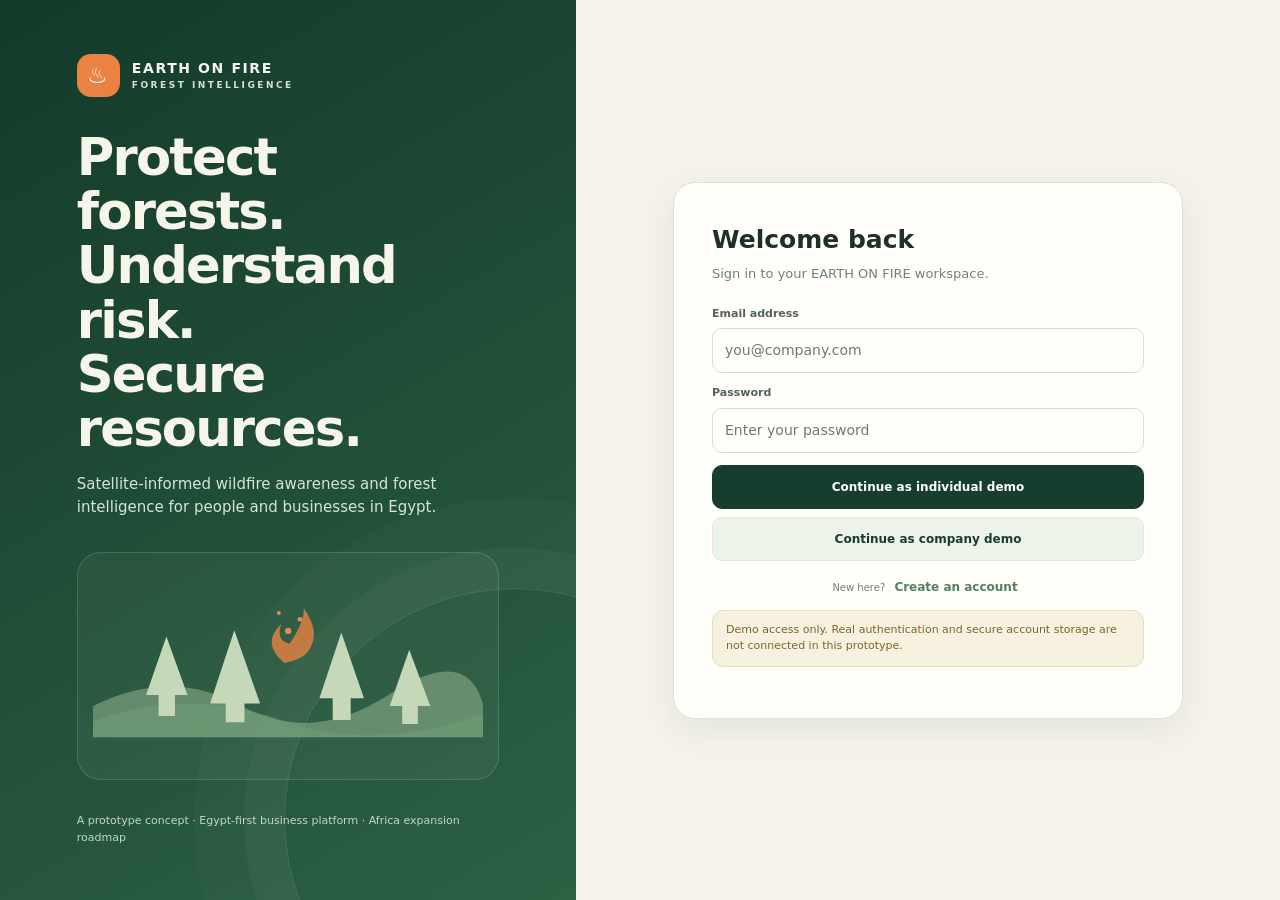
<file: reference/original_web_mvp.html>
<!DOCTYPE html>
<html lang="en">
<head>
<meta charset="UTF-8">
<meta name="viewport" content="width=device-width, initial-scale=1.0">
<title>EARTH ON FIRE | Forest Intelligence</title>
<style>
:root{
 --forest:#173d2e;--forest2:#24563d;--leaf:#4f8060;--sage:#dce9dc;--sage2:#edf3e9;
 --cream:#f5f3e9;--paper:#fffef9;--sand:#e8dfc9;--ink:#1e3027;--muted:#718176;
 --line:#dce4d8;--orange:#e98243;--red:#c95842;--yellow:#d6a94f;--blue:#6e9fbd;
 --shadow:0 12px 34px rgba(32,60,42,.08)
}
*{box-sizing:border-box}body{margin:0;background:var(--cream);color:var(--ink);font:14px/1.5 Inter,ui-sans-serif,system-ui,-apple-system,Segoe UI,Arial,sans-serif}
button,input,select,textarea{font:inherit}button{cursor:pointer}
.hidden{display:none!important}
button:focus-visible,input:focus-visible,select:focus-visible{outline:3px solid #a9c9ae;outline-offset:2px}
.auth{min-height:100vh;display:grid;grid-template-columns:minmax(300px,.9fr) minmax(400px,1.1fr);background:var(--cream)}
.auth-side{background:linear-gradient(150deg,#143a2a,#2c6144);color:#f5f5e9;padding:54px clamp(25px,6vw,85px);display:flex;flex-direction:column;justify-content:space-between;position:relative;overflow:hidden}
.auth-side:after{content:"";position:absolute;width:460px;height:460px;border:1px solid #ffffff22;border-radius:50%;right:-170px;bottom:-150px;box-shadow:0 0 0 40px #ffffff08,0 0 0 90px #ffffff05}
.brand{display:flex;align-items:center;gap:12px;font-weight:850;letter-spacing:1.6px}
.brand-mark{width:43px;height:43px;border-radius:14px;background:var(--orange);color:#fff;display:grid;place-items:center;font-size:23px}
.brand small{display:block;font-size:9px;letter-spacing:2.5px;color:#d4e2d5;font-weight:600}
.auth-copy{max-width:500px;position:relative;z-index:1}
.auth-copy h1{font-size:clamp(34px,4vw,55px);line-height:1.06;letter-spacing:-1.8px;margin:0 0 18px}
.auth-copy p{color:#d6e5d7;font-size:15px;max-width:440px}
.auth-art{margin-top:34px;border:1px solid #ffffff26;border-radius:24px;background:#ffffff0b;padding:15px}
.auth-art svg{width:100%;height:190px}
.auth-foot{font-size:11px;color:#c5d7c7;position:relative;z-index:1}
.auth-main{display:flex;align-items:center;justify-content:center;padding:36px 24px}
.auth-box{width:min(100%,510px);background:var(--paper);border:1px solid var(--line);border-radius:22px;padding:clamp(22px,4vw,38px);box-shadow:var(--shadow)}
.auth-box h2{font-size:25px;margin:0 0 6px}.sub{color:var(--muted);margin:0 0 22px;font-size:13px}
.tabs{display:flex;gap:5px;padding:4px;background:var(--sage2);border-radius:12px;margin:20px 0}
.tabs button{flex:1;border:0;background:transparent;padding:10px;border-radius:9px;color:var(--muted);font-weight:700;font-size:12px}
.tabs button.active{background:#fff;color:var(--forest);box-shadow:0 2px 8px #173d2e12}
.field{display:grid;gap:6px;margin:12px 0}.field label{font-size:11px;font-weight:750;color:#526458}
.field input,.field select,.field textarea{width:100%;border:1px solid #d6dfd4;background:#fffefb;border-radius:10px;padding:11px 12px;color:var(--ink);min-width:0}
.field input[type=file]{font-size:11px;padding:9px}.field textarea{min-height:75px;resize:vertical}
.row2{display:grid;grid-template-columns:1fr 1fr;gap:10px}
.btn{border:1px solid var(--line);border-radius:10px;padding:10px 14px;background:#fff;color:var(--forest);font-weight:750;font-size:12px}
.btn:hover{filter:brightness(.97);border-color:#9eb9a2}.btn.primary{background:var(--forest);border-color:var(--forest);color:#fff}.btn.orange{background:var(--orange);border-color:var(--orange);color:#fff}.btn.soft{background:var(--sage2);border-color:var(--sage);color:var(--forest)}
.btn.full{width:100%;padding:12px}.linkbtn{border:0;background:transparent;color:var(--leaf);font-size:12px;font-weight:750}
.note{padding:11px 13px;border-radius:11px;background:#f7f1df;border:1px solid #e9dfbd;color:#80632d;font-size:11px;margin:13px 0}
.note.green{background:#edf5ed;border-color:#d4e5d4;color:#3d684b}
.app{min-height:100vh;display:grid;grid-template-columns:244px 1fr}
.sidebar{background:var(--forest);color:#f4f6ed;padding:22px 15px;display:flex;flex-direction:column;gap:24px}
.sidebar .brand{padding:0 8px;font-size:13px}.sidebar .brand-mark{width:36px;height:36px;border-radius:11px}
.nav-title{font-size:9px;letter-spacing:1.7px;color:#a9c0aa;padding:0 12px;margin:0 0 7px;text-transform:uppercase}
.nav{display:grid;gap:4px}.nav button{display:flex;align-items:center;gap:11px;width:100%;text-align:left;border:0;background:transparent;color:#d5e2d4;padding:11px 12px;border-radius:10px;font-size:12px}
.nav button:hover,.nav button.active{background:#ffffff17;color:#fff}.nav button.active{box-shadow:inset 3px 0 var(--orange)}
.nav .ic{width:18px;text-align:center;font-size:16px}
.side-bottom{margin-top:auto;border:1px solid #ffffff25;background:#ffffff0c;border-radius:13px;padding:13px}
.side-bottom p{color:#c4d5c4;font-size:10px;margin:6px 0 11px}
.main{min-width:0;padding:22px clamp(15px,2.6vw,34px) 42px}
.topbar{display:flex;justify-content:space-between;align-items:center;gap:12px;margin-bottom:25px}
.crumb{font-size:11px;color:var(--muted)}.topright{display:flex;align-items:center;gap:10px}
.chip{font-size:10px;border-radius:30px;background:var(--sage2);color:var(--forest2);padding:7px 10px;border:1px solid var(--sage)}
.avatar{width:34px;height:34px;border-radius:50%;background:#d9e7d8;color:var(--forest);display:grid;place-items:center;font-weight:800}
.page{display:none}.page.active{display:block}
.head{display:flex;justify-content:space-between;align-items:flex-end;gap:12px;margin-bottom:18px}
h1{font-size:26px;line-height:1.2;margin:0 0 6px;letter-spacing:-.6px}h2{font-size:16px;margin:0}h3{font-size:13px;margin:0}
.muted{color:var(--muted)}.small{font-size:10px}.desc{font-size:12px;color:var(--muted);margin:4px 0 0}
.grid{display:grid;gap:13px}.stats{grid-template-columns:repeat(4,minmax(0,1fr));margin-bottom:14px}
.card{background:var(--paper);border:1px solid var(--line);border-radius:15px;padding:15px;box-shadow:var(--shadow);min-width:0}
.stat-label{display:flex;justify-content:space-between;color:var(--muted);font-size:10px}.stat-value{font-size:25px;font-weight:850;margin:8px 0 1px;color:var(--forest)}
.stat-foot{font-size:10px;color:var(--muted)}
.layout-main{grid-template-columns:minmax(0,1.5fr) minmax(270px,.82fr)}
.card-head{display:flex;justify-content:space-between;align-items:center;gap:10px;margin-bottom:12px}
.card-head p{font-size:10px;color:var(--muted);margin:3px 0 0}
.map{position:relative;min-height:330px;border-radius:12px;overflow:hidden;background-color:#e7eee2;background-image:linear-gradient(#d0ddce66 1px,transparent 1px),linear-gradient(90deg,#d0ddce66 1px,transparent 1px);background-size:34px 34px;border:1px solid #d3dfd1}
.map svg{width:100%;height:330px;display:block}
.map .land{fill:#9db99a;stroke:#6e9574;stroke-width:1.6}
.map .water{fill:#e5eee7}
.hotspot{cursor:pointer;stroke:#fff8e8;stroke-width:2;filter:drop-shadow(0 2px 3px #5a604b55)}
.hotspot:hover{stroke:#203e2b;stroke-width:3}
.map-controls{position:absolute;top:10px;left:10px;display:flex;gap:6px;flex-wrap:wrap}
.map-controls select,.map-controls button{background:#fffef5eF;border:1px solid #cddbc9;border-radius:8px;padding:7px 9px;font-size:10px;color:var(--forest);font-weight:700}
.map-stamp{position:absolute;bottom:9px;right:10px;background:#fffef0dd;border:1px solid #d6dfd2;border-radius:7px;padding:5px 8px;font-size:9px;color:#63766a}
.legend{display:flex;gap:12px;flex-wrap:wrap;font-size:10px;color:var(--muted);margin-top:9px}
.dot{display:inline-block;width:9px;height:9px;border-radius:50%;margin-right:5px}
.weather-grid{display:grid;grid-template-columns:1fr 1fr;gap:8px;margin:13px 0}
.weather{background:var(--sage2);border:1px solid var(--sage);border-radius:11px;padding:11px}
.weather small{font-size:9px;color:var(--muted)}.weather strong{display:block;font-size:19px;color:var(--forest);margin-top:3px}
.warning{border:1px solid #efd4a9;background:#fbf3e4;color:#815627;border-radius:12px;padding:12px;margin-top:13px}
.warning strong{font-size:12px}.warning p{font-size:10px;margin:4px 0 0}
.safe{border:1px solid #d4e4d2;background:#eff6ec;border-radius:12px;padding:12px;margin-top:9px}
.safe strong{font-size:11px;color:#356347}.safe p{font-size:10px;color:#607567;margin:4px 0 0}
.badge{display:inline-block;border-radius:20px;padding:4px 8px;font-size:9px;font-weight:800;background:#e6efe4;color:#42694a}
.badge.orange{background:#fff0df;color:#a65c27}.badge.red{background:#f9e6df;color:#a44634}.badge.yellow{background:#f7f0d9;color:#876a2c}.badge.blue{background:#e7f0f5;color:#4e7890}
.section{display:flex;justify-content:space-between;align-items:center;margin:22px 0 11px}
.tablewrap{overflow:auto}table{border-collapse:collapse;width:100%;min-width:560px}th,td{text-align:left;padding:10px 8px;border-bottom:1px solid var(--line);font-size:10px}th{font-size:9px;color:var(--muted);letter-spacing:.5px}td{color:#34483b}
.calendar{display:grid;grid-template-columns:repeat(7,minmax(0,1fr));gap:6px}
.dayname{text-align:center;color:var(--muted);font-size:9px;padding:4px}
.day{min-height:57px;border-radius:9px;border:1px solid #e0e5d8;background:#f2f4eb;display:flex;flex-direction:column;align-items:center;justify-content:center;gap:4px;font-size:10px;color:#45594a;cursor:pointer}
.day:hover,.day.selected{outline:2px solid var(--forest);outline-offset:1px}
.day.l1{background:#e5eddf}.day.l2{background:#d6dfbf}.day.l3{background:#edce8f}.day.l4{background:#e99a61;color:#fff}.day.l5{background:#c95f45;color:#fff}
.day.blank{background:transparent;border-color:transparent;cursor:default}
.day em{font-size:8px;font-style:normal;opacity:.85}
.sensor-grid{grid-template-columns:1fr 1fr}
.sensor{border:1px solid var(--line);border-radius:12px;padding:14px;background:#fbfcf7}
.sensor.modis{border-top:4px solid var(--orange)}.sensor.viirs{border-top:4px solid var(--blue)}
.sensor .big{font-size:25px;font-weight:850;margin:8px 0 2px}
.comparebar{height:9px;border-radius:10px;background:#e7ece2;overflow:hidden;margin:8px 0}.comparebar span{display:block;height:100%;border-radius:10px}
.profile-list{display:grid;gap:0}.profile-list div{display:flex;justify-content:space-between;gap:10px;padding:9px 0;border-bottom:1px solid var(--line);font-size:10px}
.formgrid{display:grid;grid-template-columns:1fr 1fr;gap:0 12px}
.cat-grid{display:grid;grid-template-columns:repeat(3,1fr);gap:8px;margin:8px 0}
.cat{display:flex;gap:7px;align-items:center;border:1px solid var(--line);background:#fffefb;padding:9px;border-radius:9px;font-size:10px}
.cat input{accent-color:var(--forest)}
.plan-grid{grid-template-columns:repeat(3,1fr)}
.plan{position:relative}.plan.featured{border:2px solid var(--leaf)}.price{font-size:24px;font-weight:850;color:var(--forest);margin:10px 0 2px}
.plan ul{padding-left:17px;font-size:10px;color:var(--muted);line-height:2.1}
.toast{position:fixed;right:20px;bottom:20px;background:var(--forest);color:white;border-radius:10px;padding:12px 15px;font-size:11px;box-shadow:var(--shadow);display:none;z-index:20}
.modalbg{position:fixed;inset:0;background:#10231977;display:none;align-items:center;justify-content:center;padding:18px;z-index:15}.modalbg.show{display:flex}.modal{background:var(--paper);border-radius:17px;padding:20px;max-width:460px;width:100%;box-shadow:var(--shadow)}
.modal p{font-size:11px;color:var(--muted)}.modal-actions{display:flex;justify-content:flex-end;gap:8px;margin-top:14px}
footer{text-align:center;color:#8a998b;font-size:9px;margin-top:24px}
@media(max-width:1000px){.app{grid-template-columns:1fr}.sidebar{padding:12px;gap:12px}.sidebar .brand{display:none}.nav{display:flex;overflow:auto}.nav-title,.side-bottom{display:none}.nav button{white-space:nowrap;width:auto}.main{padding:17px}.layout-main{grid-template-columns:1fr}}
@media(max-width:650px){.auth{grid-template-columns:1fr}.auth-side{padding:25px;min-height:330px}.auth-copy h1{font-size:34px}.auth-art{display:none}.auth-foot{margin-top:24px}.stats{grid-template-columns:1fr 1fr}.head{align-items:flex-start;flex-direction:column}.row2,.formgrid,.sensor-grid,.plan-grid{grid-template-columns:1fr}.cat-grid{grid-template-columns:1fr 1fr}.day{min-height:43px}.topbar{align-items:flex-start}}
</style>
</head>
<body>

<!-- AUTHENTICATION / ACCOUNT TYPE -->
<section id="auth" class="auth">
 <div class="auth-side">
  <div class="brand"><div class="brand-mark">♨</div><div>EARTH ON FIRE<small>FOREST INTELLIGENCE</small></div></div>
  <div class="auth-copy">
   <h1>Protect forests.<br>Understand risk.<br>Secure resources.</h1>
   <p>Satellite-informed wildfire awareness and forest intelligence for people and businesses in Egypt.</p>
   <div class="auth-art">
    <svg viewBox="0 0 500 190" aria-label="Stylized sustainable forest illustration">
     <path d="M0 150 Q100 100 190 150 T380 135 T500 150 V190 H0Z" fill="#a8c69e" opacity=".45"/>
     <path d="M0 170 Q120 125 240 168 T500 160 V190 H0Z" fill="#6f9c75" opacity=".65"/>
     <g fill="#c5d8b7"><path d="M68 136l26-75 27 75h-16v27H84v-27z"/><path d="M150 147l31-94 33 94h-20v24h-24v-24z"/><path d="M290 140l28-84 29 84h-17v28h-23v-28z"/><path d="M380 150l25-72 27 72h-16v23h-20v-23z"/></g>
     <g fill="#e98b50"><circle cx="250" cy="54" r="4"/><circle cx="265" cy="39" r="3"/><circle cx="238" cy="31" r="2.5"/></g>
     <path d="M245 95q-30-25-4-50q-7 22 11 25q19-28 18-45q23 32 5 56q-8 10-30 14z" fill="#e98243" opacity=".8"/>
    </svg>
   </div>
  </div>
  <div class="auth-foot">A prototype concept · Egypt-first business platform · Africa expansion roadmap</div>
 </div>
 <div class="auth-main">
  <div class="auth-box">
   <div id="loginPanel">
    <h2>Welcome back</h2><p class="sub">Sign in to your EARTH ON FIRE workspace.</p>
    <div class="field"><label>Email address</label><input id="loginEmail" type="email" placeholder="you@company.com"></div>
    <div class="field"><label>Password</label><input id="loginPassword" type="password" placeholder="Enter your password"></div>
    <button class="btn primary full" onclick="demoLogin('individual')">Continue as individual demo</button>
    <button class="btn soft full" style="margin-top:8px" onclick="demoLogin('company')">Continue as company demo</button>
    <p class="small muted" style="text-align:center;margin:16px 0 0">New here? <button class="linkbtn" onclick="showRegister()">Create an account</button></p>
    <div class="note">Demo access only. Real authentication and secure account storage are not connected in this prototype.</div>
   </div>
   <div id="registerPanel" class="hidden">
    <h2>Create your account</h2><p class="sub">Choose how you want to use EARTH ON FIRE.</p>
    <div class="tabs"><button id="tabIndividual" class="active" onclick="setAccountType('individual')">Individual</button><button id="tabCompany" onclick="setAccountType('company')">Company / Institution</button></div>
    <div id="individualForm">
     <div class="field"><label>Full name</label><input id="indName" placeholder="Your full name"></div>
     <div class="field"><label>Email</label><input id="indEmail" type="email" placeholder="name@email.com"></div>
     <div class="field"><label>Password</label><input id="indPass" type="password" placeholder="Create a password"></div>
     <div class="field"><label>City in Egypt</label><input id="indCity" placeholder="e.g. Cairo"></div>
     <button class="btn primary full" onclick="createIndividual()">Create individual account</button>
     <p class="small muted" style="text-align:center">Individuals get the public safety dashboard for free.</p>
    </div>
    <div id="companyForm" class="hidden">
     <div class="note">Company accounts are currently for Egypt-registered businesses. African expansion is planned for a later phase.</div>
     <div class="formgrid">
      <div class="field"><label>Legal company name *</label><input id="coName" placeholder="Registered name"></div>
      <div class="field"><label>Contact person *</label><input id="coContact" placeholder="Full name"></div>
      <div class="field"><label>Business email *</label><input id="coEmail" type="email" placeholder="name@company.com"></div>
      <div class="field"><label>Phone *</label><input id="coPhone" placeholder="+20"></div>
      <div class="field"><label>Governorate *</label><input id="coGov" placeholder="e.g. Damietta"></div>
      <div class="field"><label>Website (optional)</label><input id="coWeb" placeholder="https://"></div>
     </div>
     <div class="field"><label>Business categories — choose all that apply *</label>
      <div class="cat-grid">
       <label class="cat"><input type="checkbox" name="cat" value="Furniture"> Furniture</label>
       <label class="cat"><input type="checkbox" name="cat" value="Timber / Wood"> Timber / Wood</label>
       <label class="cat"><input type="checkbox" name="cat" value="Wood export"> Wood export</label>
       <label class="cat"><input type="checkbox" name="cat" value="Charcoal"> Charcoal</label>
       <label class="cat"><input type="checkbox" name="cat" value="Forestry"> Forestry</label>
       <label class="cat"><input type="checkbox" name="cat" value="Other"> Other</label>
      </div>
      <input id="coOther" placeholder="If Other, describe your business" style="margin-top:5px">
     </div>
     <div class="field"><label>Where do you source / operate? *</label><input id="coAreas" placeholder="e.g. Ghana, Cameroon, Côte d’Ivoire"></div>
     <div class="field"><label>Commercial register *</label><input id="coReg" type="file" accept=".pdf,.png,.jpg,.jpeg"></div>
     <div class="field"><label>Tax card *</label><input id="coTax" type="file" accept=".pdf,.png,.jpg,.jpeg"></div>
     <div class="field"><label>Company activity / additional details</label><textarea id="coDetails" placeholder="Tell us about your operations and the forest areas you want to monitor."></textarea></div>
     <button class="btn primary full" onclick="submitCompany()">Submit company for verification</button>
     <p class="small muted">Documents are requested for verification. This demo does not upload or securely store files.</p>
    </div>
    <p class="small muted" style="text-align:center;margin:14px 0 0">Already registered? <button class="linkbtn" onclick="showLogin()">Sign in</button></p>
   </div>
   <div id="pendingPanel" class="hidden">
    <div style="font-size:35px">🕊️</div><h2>Application submitted</h2>
    <p class="sub">Your company profile is now marked as pending verification in this demo.</p>
    <div class="note green"><b>Status: Pending review</b><br>A real service would verify the commercial register, tax card, company identity and submitted business information before activating paid access.</div>
    <button class="btn primary full" onclick="demoLogin('company')">Preview company dashboard</button>
    <button class="linkbtn" style="width:100%;margin-top:10px" onclick="showLogin()">Back to sign in</button>
   </div>
  </div>
 </div>
</section>

<!-- MAIN APP -->
<section id="app" class="app hidden">
 <aside class="sidebar">
  <div class="brand"><div class="brand-mark">♨</div><div>EARTH ON FIRE<small>FOREST INTELLIGENCE</small></div></div>
  <div><div class="nav-title">Workspace</div><nav class="nav" id="navigation"></nav></div>
  <div class="side-bottom"><b id="sideName">Demo account</b><p id="sideType">Individual access</p><button class="btn" style="width:100%;font-size:10px" onclick="logout()">Sign out</button></div>
 </aside>
 <main class="main">
  <div class="topbar"><div class="crumb">Workspace / <span id="crumb">Overview</span></div><div class="topright"><span class="chip" id="accountChip">INDIVIDUAL · FREE</span><div class="avatar" id="avatar">U</div></div></div>

  <!-- INDIVIDUAL DASHBOARD -->
  <section class="page active" id="individualHome">
   <div class="head"><div><h1>Your local safety view</h1><p class="desc">Check environmental conditions and nearby fire observations.</p></div><span class="badge">Public safety view</span></div>
   <div class="grid layout-main">
    <div class="card">
     <div class="card-head"><div><h2>Forest & hotspot map</h2><p>Choose a country or select a sample marker.</p></div><span class="badge">Africa overview</span></div>
     <div class="map" id="userMap"></div>
     <div class="legend"><span><i class="dot" style="background:#c95f45"></i>High-risk area</span><span><i class="dot" style="background:#e6a45e"></i>Watch area</span><span><i class="dot" style="background:#75a77b"></i>Lower-risk area</span><span><i class="dot" style="background:#6e9fbd"></i>Satellite observation</span></div>
    </div>
    <div class="card">
     <div class="card-head"><div><h2>Local conditions</h2><p id="userLocationLabel">Selected demo area · Ghana</p></div><span class="badge yellow">Sample weather</span></div>
     <div class="weather-grid">
      <div class="weather"><small>Temperature</small><strong id="uTemp">32°C</strong></div>
      <div class="weather"><small>Humidity</small><strong id="uHum">38%</strong></div>
      <div class="weather"><small>Rainfall</small><strong id="uRain">0 mm</strong></div>
      <div class="weather"><small>Wind</small><strong id="uWind">18 km/h</strong></div>
     </div>
     <div class="warning"><strong>⚠ Nearby risk notice</strong><p id="userWarning">A sample high-risk zone is shown in this area. This is not a live emergency alert.</p></div>
     <div class="safe"><strong>What should you do?</strong><p>Keep away from smoke and active fire areas. Do not cross fire lines. Follow local Civil Protection instructions and use official emergency channels.</p></div>
     <p class="small muted" style="margin:10px 0 0">Weather values are illustrative placeholders, not a live forecast.</p>
    </div>
   </div>
   <div class="section"><h2>Recent observations</h2><button class="btn soft" onclick="navigate('challenge')">Open NASA challenge view →</button></div>
   <div class="card tablewrap"><table><thead><tr><th>Observation</th><th>Sensor</th><th>Area</th><th>Confidence</th><th>Type</th></tr></thead><tbody id="userObservations"></tbody></table></div>
  </section>

  <!-- COMPANY DASHBOARD -->
  <section class="page" id="companyHome">
   <div class="head"><div><h1>Company intelligence dashboard</h1><p class="desc">Monitor forest exposure and operational risk around your sourcing footprint.</p></div><span class="badge" id="verificationBadge">VERIFIED DEMO</span></div>
   <div class="grid stats">
    <div class="card"><div class="stat-label">Monitored sourcing areas <span>⌖</span></div><div class="stat-value" id="cAreas">4</div><div class="stat-foot">Example locations across Africa</div></div>
    <div class="card"><div class="stat-label">High-risk zones <span>⚠</span></div><div class="stat-value">2</div><div class="stat-foot">Illustrative risk classification</div></div>
    <div class="card"><div class="stat-label">Thermal observations <span>♨</span></div><div class="stat-value">18</div><div class="stat-foot">Sample records only</div></div>
    <div class="card"><div class="stat-label">Supplier areas <span>▤</span></div><div class="stat-value" id="cSuppliers">3</div><div class="stat-foot">Registered in demo workspace</div></div>
   </div>
   <div class="grid layout-main">
    <div class="card"><div class="card-head"><div><h2>Operational heat map</h2><p>Explore risk around your sourcing areas.</p></div><span class="badge">Company view</span></div><div class="map" id="companyMap"></div>
     <div class="legend"><span><i class="dot" style="background:#c95f45"></i>High risk</span><span><i class="dot" style="background:#e6a45e"></i>Moderate</span><span><i class="dot" style="background:#75a77b"></i>Lower risk</span><span><i class="dot" style="background:#6e9fbd"></i>VIIRS / MODIS observation</span></div>
    </div>
    <div class="card"><div class="card-head"><div><h2>Selected area intelligence</h2><p id="companyAreaName">Ghana · Sourcing Zone A</p></div><span class="badge red" id="companyRiskBadge">Elevated</span></div>
     <div class="stat-label">Illustrative environmental risk indicator</div><div class="stat-value" id="companyRisk">72 / 100</div>
     <div class="comparebar"><span id="companyRiskBar" style="width:72%;background:var(--orange)"></span></div>
     <div class="profile-list">
      <div><span>Thermal activity</span><b id="cThermal">Elevated</b></div>
      <div><span>Fire radiative power</span><b id="cFrp">22.1 MW · sample</b></div>
      <div><span>Vegetation dryness</span><b id="cDry">High · sample</b></div>
      <div><span>Wind conditions</span><b id="cWind">Moderate · sample</b></div>
      <div><span>Data confidence</span><b>Not validated</b></div>
     </div>
     <div class="note">Risk indicator is a prototype placeholder, not a scientifically validated fire probability or prediction.</div>
    </div>
   </div>
   <div class="section"><h2>Business alerts</h2><button class="btn soft" onclick="navigate('suppliers')">Manage sourcing areas →</button></div>
   <div class="grid" style="grid-template-columns:repeat(3,1fr)">
    <div class="card"><span class="badge red">High priority</span><h3 style="margin-top:9px">Thermal activity detected</h3><p class="desc">Sample observation near a monitored supplier area.</p></div>
    <div class="card"><span class="badge yellow">Watch</span><h3 style="margin-top:9px">Dry vegetation conditions</h3><p class="desc">Review seasonal conditions and local prevention guidance.</p></div>
    <div class="card"><span class="badge blue">Supply chain</span><h3 style="margin-top:9px">Supplier review required</h3><p class="desc">Confirm sourcing coordinates and documentation.</p></div>
   </div>
  </section>

  <!-- NASA CHALLENGE SHARED -->
  <section class="page" id="challenge">
   <div class="head"><div><h1>NASA Challenge Explorer</h1><p class="desc">Explore the sample observations, activity calendar and sensor comparison.</p></div><span class="badge orange">MODIS + VIIRS</span></div>
   <div class="card">
    <div class="card-head"><div><h2>Hotspot explorer</h2><p>Click a marker to inspect a sample observation.</p></div><select id="challengeCountry" onchange="changeArea(this.value)"><option>All Africa</option><option>Ghana</option><option>Côte d’Ivoire</option><option>Cameroon</option></select></div>
    <div class="map" id="challengeMap"></div>
    <div class="legend"><span><i class="dot" style="background:#e98243"></i>MODIS observation</span><span><i class="dot" style="background:#6e9fbd"></i>VIIRS observation</span><span><i class="dot" style="background:#fff;border:1px solid #718176"></i>Example user location</span></div>
    <div class="note green" id="markerInfo">Explore the points. Click a marker to view its sample timestamp, source and illustrative details.</div>
   </div>
   <div class="grid layout-main" style="margin-top:14px">
    <div class="card"><div class="card-head"><div><h2>Burning activity calendar</h2><p>Illustrative daily activity levels · November 2026</p></div><div><button class="btn" onclick="changeMonth(-1)">←</button> <button class="btn" onclick="changeMonth(1)">→</button></div></div>
     <div class="calendar" id="calendar"></div><div class="legend"><span>Lower activity</span><i class="dot" style="background:#e5eddf"></i><i class="dot" style="background:#d6dfbf"></i><i class="dot" style="background:#edce8f"></i><i class="dot" style="background:#e99a61"></i><i class="dot" style="background:#c95f45"></i><span>Higher activity</span></div>
     <div class="note" id="calendarInfo">Select a day to inspect its sample activity level.</div>
    </div>
    <div class="card"><div class="card-head"><div><h2>Satellite comparison</h2><p>Same region · illustrative comparison</p></div><span class="badge">Sensor view</span></div>
     <div class="grid sensor-grid">
      <div class="sensor modis"><b>MODIS</b><div class="big">1 km</div><div class="small muted">Approximate nominal active-fire pixel size</div><div class="comparebar"><span style="width:62%;background:var(--orange)"></span></div><div class="small muted">Broader coverage · coarser detail</div></div>
      <div class="sensor viirs"><b>VIIRS</b><div class="big">375 m</div><div class="small muted">Approximate nominal active-fire pixel size</div><div class="comparebar"><span style="width:88%;background:var(--blue)"></span></div><div class="small muted">Finer detail · more spatial precision</div></div>
     </div>
     <p class="small muted" style="margin:12px 0 0">Sensor detections can differ because of resolution, overpass time, cloud cover and detection conditions. A detection is not automatically a confirmed wildfire.</p>
    </div>
   </div>
   <div class="section"><h2>Observation records</h2><select id="sensorFilter" onchange="renderObservations()"><option value="all">Both sensors</option><option value="MODIS">MODIS only</option><option value="VIIRS">VIIRS only</option></select></div>
   <div class="card tablewrap"><table><thead><tr><th>Sensor</th><th>Demo timestamp (UTC)</th><th>Latitude</th><th>Longitude</th><th>Confidence</th><th>FRP (MW)</th><th>Record</th></tr></thead><tbody id="obsTable"></tbody></table></div>
  </section>

  <!-- COMPANY SUPPLIERS -->
  <section class="page" id="suppliers">
   <div class="head"><div><h1>Suppliers & sourcing areas</h1><p class="desc">Keep supplier records, source regions and monitoring areas in one place.</p></div><button class="btn primary" onclick="openSupplierModal()">＋ Add supplier</button></div>
   <div class="card tablewrap"><div class="card-head"><div><h2>Supplier register</h2><p>Sample records — enter verified business information in the live system.</p></div><input id="supplierSearch" placeholder="Search..." oninput="filterSuppliers()" style="border:1px solid var(--line);padding:8px;border-radius:8px"></div>
    <table><thead><tr><th>Supplier / area</th><th>Country</th><th>Material</th><th>Risk exposure</th><th>Verification</th></tr></thead><tbody id="supplierRows">
     <tr><td>Forest Source A</td><td>Ghana</td><td>Hardwood</td><td><span class="badge red">Elevated</span></td><td>Unverified</td></tr>
     <tr><td>Timber Partner B</td><td>Côte d’Ivoire</td><td>Hardwood</td><td><span class="badge yellow">Moderate</span></td><td>Unverified</td></tr>
     <tr><td>Wood Supply C</td><td>Cameroon</td><td>Mixed timber</td><td><span class="badge red">Elevated</span></td><td>Unverified</td></tr>
    </tbody></table>
   </div>
   <div class="note">A supplier's location and legal source must be verified. Satellite imagery alone does not establish land ownership, harvesting rights or timber legality.</div>
  </section>

  <!-- COMPANY BILLING -->
  <section class="page" id="billing">
   <div class="head"><div><h1>Plans & payments</h1><p class="desc">B2B subscriptions for companies registered in Egypt.</p></div><span class="badge">Company only</span></div>
   <div class="note green"><b>7-day free trial:</b> starts after company verification and activation. Payment is not collected during the trial.</div>
   <div class="grid plan-grid">
    <div class="card plan"><span class="badge">STARTER</span><div class="price">Custom quote</div><p class="small muted">For one sourcing area</p><ul><li>One monitored sourcing area</li><li>Hotspot alerts</li><li>Monthly summary report</li></ul><button class="btn full" onclick="requestPlan('Starter')">Request plan</button></div>
    <div class="card plan featured"><span class="badge orange">RECOMMENDED</span><div class="price">Custom quote</div><p class="small muted">For growing manufacturers and importers</p><ul><li>Multiple sourcing areas</li><li>Detailed risk indicators</li><li>MODIS / VIIRS comparison</li><li>Supplier exposure dashboard</li></ul><button class="btn primary full" onclick="requestPlan('Professional')">Start 7-day trial</button></div>
    <div class="card plan"><span class="badge">ENTERPRISE</span><div class="price">Contact sales</div><p class="small muted">For multi-site organizations</p><ul><li>Custom monitoring coverage</li><li>Team access</li><li>API and tailored reporting</li></ul><button class="btn full" onclick="requestPlan('Enterprise')">Contact sales</button></div>
   </div>
   <div class="grid layout-main" style="margin-top:14px">
    <div class="card"><h2>Payment methods</h2><div class="profile-list">
     <div><span>Bank transfer against invoice</span><b>Available for pilot</b></div>
     <div><span>Electronic payment link</span><b>Gateway integration planned</b></div>
     <div><span>Recurring card payment</span><b>Later phase</b></div>
     <div><span>Annual subscription discount</span><b>To be finalized</b></div>
    </div><div class="note">The live product should confirm payment through a verified gateway webhook or an authorized finance-admin review — never from a screenshot uploaded by the customer.</div></div>
    <div class="card"><h2>Billing workflow</h2><div class="profile-list">
     <div><span>1. Company verification</span><b>Required</b></div>
     <div><span>2. 7-day trial</span><b>Free</b></div>
     <div><span>3. Select plan</span><b>Monthly / annual</b></div>
     <div><span>4. Invoice issued</span><b>EGP</b></div>
     <div><span>5. Payment confirmation</span><b>Activate subscription</b></div>
    </div></div>
   </div>
  </section>

  <!-- COMPANY PROFILE -->
  <section class="page" id="profile">
   <div class="head"><div><h1>Company profile & verification</h1><p class="desc">Manage company identity, business category and verification status.</p></div><span class="badge yellow" id="profileStatus">Demo verified</span></div>
   <div class="grid layout-main">
    <div class="card"><h2>Company information</h2><div class="profile-list" style="margin-top:10px">
     <div><span>Legal name</span><b id="profileName">Earth on Fire Demo Ltd.</b></div>
     <div><span>Country of registration</span><b>Egypt</b></div>
     <div><span>Business categories</span><b id="profileCats">Furniture · Timber</b></div>
     <div><span>Operating regions</span><b>Ghana · Cameroon</b></div>
     <div><span>Verification status</span><b id="profileVerify">Approved demo account</b></div>
    </div></div>
    <div class="card"><h2>Documents checklist</h2><div class="profile-list" style="margin-top:10px">
     <div><span>Commercial register</span><b><span class="badge green">Demo on file</span></b></div>
     <div><span>Tax card</span><b><span class="badge green">Demo on file</span></b></div>
     <div><span>Authorized contact</span><b><span class="badge green">Demo on file</span></b></div>
     <div><span>Supplier / sourcing details</span><b><span class="badge yellow">Review separately</span></b></div>
    </div><p class="small muted">The demo account uses fictional information. A production service needs encrypted document storage, access controls, retention rules and a human verification workflow.</p></div>
   </div>
  </section>

  <footer>EARTH ON FIRE · Interactive front-end prototype · Synthetic observations and weather values · Not an emergency-response service.</footer>
 </main>
</section>

<div class="modalbg" id="supplierModal"><div class="modal"><h2>Add supplier / sourcing area</h2><p>Demo only — this adds a row to the local prototype table.</p>
 <div class="field"><label>Supplier or area name</label><input id="sName" placeholder="Supplier name"></div>
 <div class="field"><label>Country</label><select id="sCountry"><option>Ghana</option><option>Côte d’Ivoire</option><option>Cameroon</option><option>Other African country</option></select></div>
 <div class="field"><label>Material category</label><select id="sMaterial"><option>Hardwood</option><option>Softwood</option><option>Charcoal</option><option>Mixed timber</option><option>Other</option></select></div>
 <div class="modal-actions"><button class="btn" onclick="closeSupplierModal()">Cancel</button><button class="btn primary" onclick="addSupplier()">Add supplier</button></div>
</div></div>
<div id="toast" class="toast"></div>

<script>
const obs=[
 {sensor:'MODIS',time:'2026-11-12 09:25',lat:'7.80',lon:'-1.24',conf:'High',frp:'18.4',country:'Ghana'},
 {sensor:'VIIRS',time:'2026-11-12 09:31',lat:'7.92',lon:'-1.18',conf:'High',frp:'22.1',country:'Ghana'},
 {sensor:'VIIRS',time:'2026-11-11 12:02',lat:'5.32',lon:'-4.01',conf:'Nominal',frp:'8.6',country:'Côte d’Ivoire'},
 {sensor:'MODIS',time:'2026-11-11 11:49',lat:'5.40',lon:'-3.92',conf:'Nominal',frp:'11.2',country:'Côte d’Ivoire'},
 {sensor:'VIIRS',time:'2026-11-10 09:18',lat:'4.10',lon:'9.70',conf:'High',frp:'14.7',country:'Cameroon'},
 {sensor:'VIIRS',time:'2026-11-09 12:50',lat:'3.90',lon:'10.20',conf:'Low',frp:'4.2',country:'Cameroon'},
 {sensor:'MODIS',time:'2026-11-08 13:12',lat:'8.40',lon:'-2.10',conf:'Nominal',frp:'9.3',country:'Ghana'},
 {sensor:'VIIRS',time:'2026-11-07 08:44',lat:'6.10',lon:'-5.40',conf:'High',frp:'16.1',country:'Côte d’Ivoire'},
 {sensor:'MODIS',time:'2026-11-06 10:20',lat:'2.40',lon:'11.80',conf:'High',frp:'19.8',country:'Cameroon'}
];
const areas={
 'Ghana':{risk:72,temp:32,hum:38,rain:0,wind:18,thermal:'Elevated',frp:'22.1 MW · sample',dry:'High · sample',windLabel:'Moderate · sample',desc:'Ghana · Sourcing Zone A'},
 'Côte d’Ivoire':{risk:54,temp:30,hum:52,rain:1.2,wind:12,thermal:'Moderate',frp:'11.2 MW · sample',dry:'Moderate · sample',windLabel:'Low · sample',desc:'Côte d’Ivoire · Sourcing Zone B'},
 'Cameroon':{risk:68,temp:31,hum:43,rain:0.4,wind:21,thermal:'Elevated',frp:'14.7 MW · sample',dry:'Moderate · sample',windLabel:'High · sample',desc:'Cameroon · Sourcing Zone C'}
};
let accountType='individual',currentType='individual',currentArea='Ghana',monthIndex=10,selectedDay=12,companyName='Earth on Fire Demo Ltd.',supplierCount=3;
const navConfig={
 individual:[['individualHome','⌖','My safety map'],['challenge','◉','NASA challenge']],
 company:[['companyHome','▦','Company overview'],['challenge','◉','NASA challenge'],['suppliers','▤','Suppliers & sourcing'],['billing','◇','Plans & payments'],['profile','♙','Company profile']]
};
function showLogin(){document.getElementById('loginPanel').classList.remove('hidden');document.getElementById('registerPanel').classList.add('hidden');document.getElementById('pendingPanel').classList.add('hidden')}
function showRegister(){document.getElementById('loginPanel').classList.add('hidden');document.getElementById('registerPanel').classList.remove('hidden');document.getElementById('pendingPanel').classList.add('hidden')}
function setAccountType(t){accountType=t;document.getElementById('tabIndividual').classList.toggle('active',t==='individual');document.getElementById('tabCompany').classList.toggle('active',t==='company');document.getElementById('individualForm').classList.toggle('hidden',t!=='individual');document.getElementById('companyForm').classList.toggle('hidden',t!=='company')}
function createIndividual(){const name=document.getElementById('indName').value.trim();if(!name){toast('Enter your name to continue');return}currentType='individual';document.getElementById('sideName').textContent=name;enterApp('individual')}
function submitCompany(){
 const required=['coName','coContact','coEmail','coPhone','coGov','coAreas'];
 if(required.some(id=>!document.getElementById(id).value.trim())){toast('Complete the required company details');return}
 if(!document.getElementById('coReg').files.length||!document.getElementById('coTax').files.length){toast('Attach the commercial register and tax card');return}
 const cats=[...document.querySelectorAll('input[name="cat"]:checked')].map(x=>x.value);if(!cats.length){toast('Choose at least one business category');return}
 if(cats.includes('Other')&&!document.getElementById('coOther').value.trim()){toast('Describe the Other business category');return}
 companyName=document.getElementById('coName').value.trim();document.getElementById('pendingPanel').classList.remove('hidden');document.getElementById('registerPanel').classList.add('hidden')
}
function demoLogin(type){currentType=type;document.getElementById('sideName').textContent=type==='company'?'Demo Egyptian Company':'Demo Individual';enterApp(type)}
function enterApp(type){
 currentType=type;document.getElementById('auth').classList.add('hidden');document.getElementById('app').classList.remove('hidden');
 document.getElementById('sideType').textContent=type==='company'?'Egyptian company · demo verified':'Individual · free access';
 document.getElementById('accountChip').textContent=type==='company'?'COMPANY · EGYPT':'INDIVIDUAL · FREE';
 document.getElementById('avatar').textContent=type==='company'?'CO':'U';
 buildNav();navigate(type==='company'?'companyHome':'individualHome');drawMap('userMap');drawMap('companyMap');drawMap('challengeMap');renderObservations();renderCalendar();updateArea('Ghana')
}
function logout(){document.getElementById('app').classList.add('hidden');document.getElementById('auth').classList.remove('hidden');showLogin()}
function buildNav(){const nav=document.getElementById('navigation');nav.innerHTML='';navConfig[currentType].forEach(([id,ic,label])=>{const b=document.createElement('button');b.dataset.page=id;b.innerHTML='<span class="ic">'+ic+'</span>'+label;b.onclick=()=>navigate(id);nav.appendChild(b)})}
const pageNames={individualHome:'My safety map',companyHome:'Company overview',challenge:'NASA challenge',suppliers:'Suppliers & sourcing',billing:'Plans & payments',profile:'Company profile'};
function navigate(id){document.querySelectorAll('.page').forEach(p=>p.classList.toggle('active',p.id===id));document.querySelectorAll('#navigation button').forEach(b=>b.classList.toggle('active',b.dataset.page===id));document.getElementById('crumb').textContent=pageNames[id]||id;window.scrollTo({top:0,behavior:'smooth'})}
function drawMap(id){
 const el=document.getElementById(id);if(!el)return;
 el.innerHTML=`<div class="map-controls"><select aria-label="Select monitored location" onchange="updateArea(this.value)"><option>Ghana</option><option>Côte d’Ivoire</option><option>Cameroon</option></select><button onclick="toast('Map location selector is a demo control')">⌖ Select location</button></div>
 <svg viewBox="0 0 700 350" role="img" aria-label="Stylized Africa map with illustrative risk zones">
 <path class="water" d="M0 0H700V350H0Z"/>
 <g transform="translate(105,8)">
 <path class="land" d="M235 24L285 30 323 48 348 78 390 88 407 119 391 151 370 174 359 208 338 240 315 286 288 320 265 288 247 252 229 224 211 191 190 169 175 136 163 106 175 75 194 53Z"/>
 <path d="M192 75L236 61 273 80 267 111 232 130 194 118Z" fill="#c4d1a4" stroke="#7b9b73"/>
 <path d="M236 130L268 119 286 145 270 165 240 160Z" fill="#e7c98b" stroke="#a68a53"/>
 <path d="M295 158L340 145 353 185 333 222 303 209Z" fill="#b8c99c" stroke="#81966d"/>
 <path d="M269 165L303 164 303 209 282 219 263 193Z" fill="#b7c9a3" stroke="#81966d"/>
 <path d="M230 185L266 198 290 235 274 263 247 231Z" fill="#9fbc98" stroke="#81966d" opacity=".8"/>
 <circle cx="244" cy="144" r="27" fill="#c95f45" opacity=".18"/><circle cx="244" cy="144" r="13" fill="#c95f45" opacity=".27"/>
 <circle class="hotspot" cx="244" cy="144" r="7" fill="#c95f45" onclick="selectMapPoint('Ghana','High','VIIRS','22.1')"/>
 <circle class="hotspot" cx="263" cy="151" r="6" fill="#e6a45e" onclick="selectMapPoint('Côte d’Ivoire','Moderate','MODIS','11.2')"/>
 <circle class="hotspot" cx="321" cy="184" r="8" fill="#c95f45" onclick="selectMapPoint('Cameroon','High','VIIRS','14.7')"/>
 <circle class="hotspot" cx="334" cy="197" r="5" fill="#e6a45e" onclick="selectMapPoint('Cameroon','Moderate','MODIS','8.6')"/>
 <circle class="hotspot" cx="215" cy="103" r="5" fill="#75a77b" onclick="selectMapPoint('Ghana','Low','MODIS','4.2')"/>
 <text x="220" y="133" fill="#314b38" font-size="10" font-weight="700">GH</text><text x="296" y="146" fill="#314b38" font-size="10" font-weight="700">CM</text>
 </g><text x="28" y="325" fill="#718176" font-size="10">Stylized Africa view · not for navigation or precise boundaries</text></svg>
 <div class="map-stamp">Heat colors are illustrative until live layers are connected</div>`;
}
function selectMapPoint(country,level,sensor,frp){updateArea(country);const msg=`${country} · ${level} sample activity · ${sensor} · FRP ${frp} MW`;const marker=document.getElementById('markerInfo');if(marker)marker.textContent=msg;toast(msg)}
function updateArea(country){
 currentArea=country;const d=areas[country]||areas.Ghana;
 ['userLocationLabel'].forEach(id=>{const x=document.getElementById(id);if(x)x.textContent='Selected demo area · '+country});
 const vals={uTemp:d.temp+'°C',uHum:d.hum+'%',uRain:d.rain+' mm',uWind:d.wind+' km/h'};
 Object.entries(vals).forEach(([id,v])=>{const x=document.getElementById(id);if(x)x.textContent=v});
 const warn=document.getElementById('userWarning');if(warn)warn.textContent=d.risk>=65?'A sample elevated-risk zone is displayed for '+country+'. This is not a live emergency alert.':'A sample moderate-risk zone is displayed for '+country+'. This is not a live emergency alert.';
 const name=document.getElementById('companyAreaName');if(name)name.textContent=d.desc;
 const score=document.getElementById('companyRisk');if(score)score.textContent=d.risk+' / 100';
 const bar=document.getElementById('companyRiskBar');if(bar)bar.style.width=d.risk+'%';
 const badge=document.getElementById('companyRiskBadge');if(badge){badge.textContent=d.risk>=65?'Elevated':'Moderate';badge.className='badge '+(d.risk>=65?'red':'yellow')}
 const ids={cThermal:d.thermal,cFrp:d.frp,cDry:d.dry,cWind:d.windLabel};Object.entries(ids).forEach(([id,v])=>{const x=document.getElementById(id);if(x)x.textContent=v});
}
function changeArea(value){if(value==='All Africa'){document.getElementById('markerInfo').textContent='Showing all sample African observations.';return}updateArea(value)}
function renderObservations(){
 const filter=document.getElementById('sensorFilter')?.value||'all';
 const rows=obs.filter(o=>filter==='all'||o.sensor===filter).map(o=>`<tr><td><span class="badge ${o.sensor==='MODIS'?'orange':'blue'}">${o.sensor}</span></td><td>${o.time}</td><td>${o.lat}</td><td>${o.lon}</td><td>${o.conf}</td><td>${o.frp}</td><td><span class="badge yellow">SAMPLE</span></td></tr>`).join('');
 const table=document.getElementById('obsTable');if(table)table.innerHTML=rows;
 const user=document.getElementById('userObservations');if(user)user.innerHTML=obs.slice(0,4).map(o=>`<tr><td>${o.time}</td><td>${o.sensor}</td><td>${o.country}</td><td>${o.conf}</td><td>Sample</td></tr>`).join('');
}
function renderCalendar(){
 const el=document.getElementById('calendar');if(!el)return;const date=new Date(2026,monthIndex,1),days=new Date(2026,monthIndex+1,0).getDate(),start=date.getDay();
 const names=['SUN','MON','TUE','WED','THU','FRI','SAT'];el.innerHTML=names.map(n=>`<div class="dayname">${n}</div>`).join('');
 for(let i=0;i<start;i++)el.innerHTML+='<div class="day blank"></div>';
 for(let d=1;d<=days;d++){const level=((d*7+monthIndex*3)%13);const cls=level<3?'l1':level<6?'l2':level<9?'l3':level<11?'l4':'l5';el.innerHTML+=`<button class="day ${cls} ${d===selectedDay?'selected':''}" onclick="selectDay(${d},'${cls}')">${d}<em>${['Low','Low','Moderate','High','Elevated'][['l1','l2','l3','l4','l5'].indexOf(cls)]}</em></button>`}
 document.getElementById('calendarInfo').textContent='Select a day to inspect its illustrative activity level. Calendar values are synthetic demo data.';
}
function selectDay(day,cls){selectedDay=day;renderCalendar();const level={l1:'Low',l2:'Low',l3:'Moderate',l4:'High',l5:'Elevated'}[cls];document.getElementById('calendarInfo').textContent=`November ${day}, 2026 · ${level} illustrative activity · Not a live NASA observation.`}
function changeMonth(delta){monthIndex=Math.max(0,Math.min(11,monthIndex+delta));selectedDay=1;renderCalendar();toast('Calendar month changed (demo data)')}
function openSupplierModal(){document.getElementById('supplierModal').classList.add('show')}
function closeSupplierModal(){document.getElementById('supplierModal').classList.remove('show')}
function addSupplier(){const name=document.getElementById('sName').value.trim();if(!name){toast('Enter a supplier name');return}const country=document.getElementById('sCountry').value,material=document.getElementById('sMaterial').value;const tr=document.createElement('tr');tr.innerHTML=`<td>${escapeHtml(name)}</td><td>${escapeHtml(country)}</td><td>${escapeHtml(material)}</td><td><span class="badge yellow">Pending review</span></td><td>Unverified</td>`;document.getElementById('supplierRows').appendChild(tr);supplierCount++;document.getElementById('cSuppliers').textContent=supplierCount;closeSupplierModal();document.getElementById('sName').value='';toast('Supplier added to demo workspace')}
function escapeHtml(s){return s.replace(/[&<>"']/g,c=>({'&':'&amp;','<':'&lt;','>':'&gt;','"':'&quot;',"'":'&#39;'}[c]))}
function filterSuppliers(){const q=document.getElementById('supplierSearch').value.toLowerCase();document.querySelectorAll('#supplierRows tr').forEach(r=>r.style.display=r.innerText.toLowerCase().includes(q)?'':'none')}
function requestPlan(name){toast(name+' plan request recorded in this demo. No payment was taken.')}
function toast(msg){const el=document.getElementById('toast');el.textContent=msg;el.style.display='block';clearTimeout(window.toastTimer);window.toastTimer=setTimeout(()=>el.style.display='none',2800)}
document.getElementById('supplierModal').addEventListener('click',e=>{if(e.target.id==='supplierModal')closeSupplierModal()});
</script>
</body></html>
</file>
